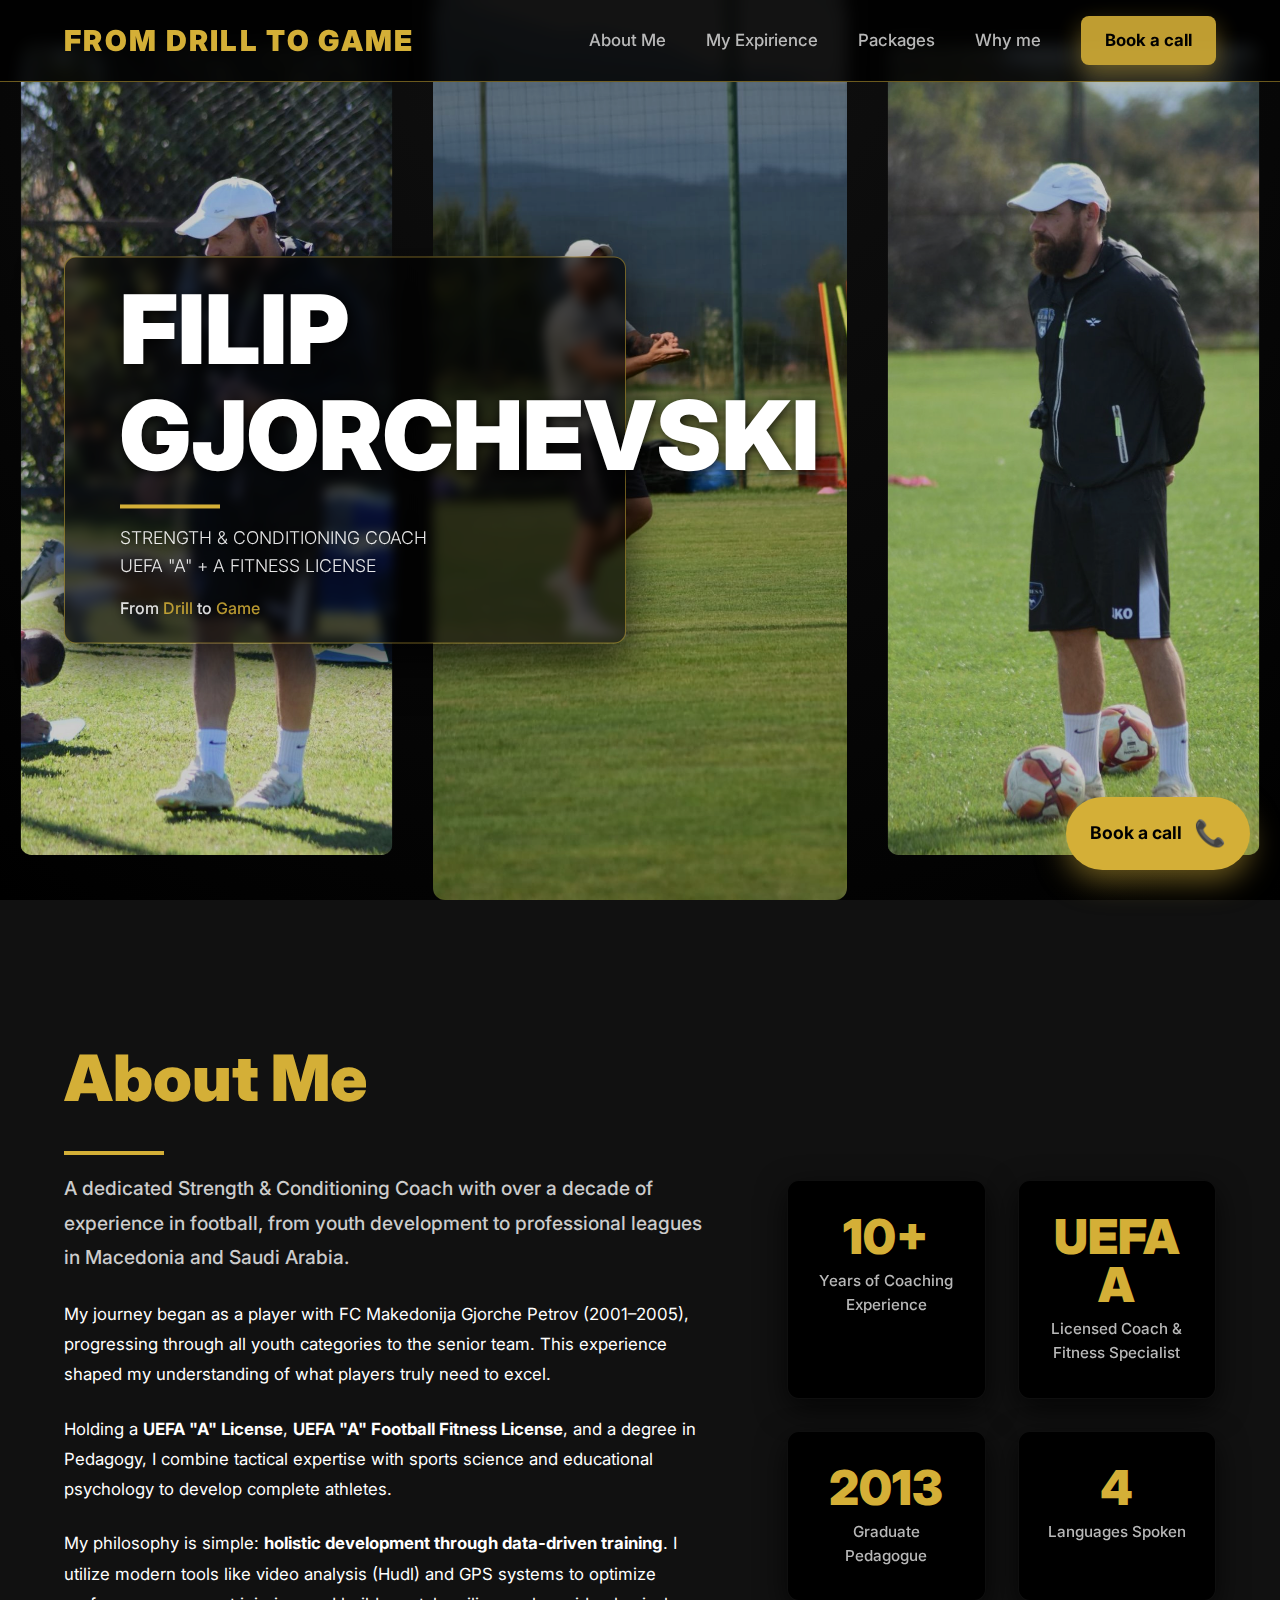
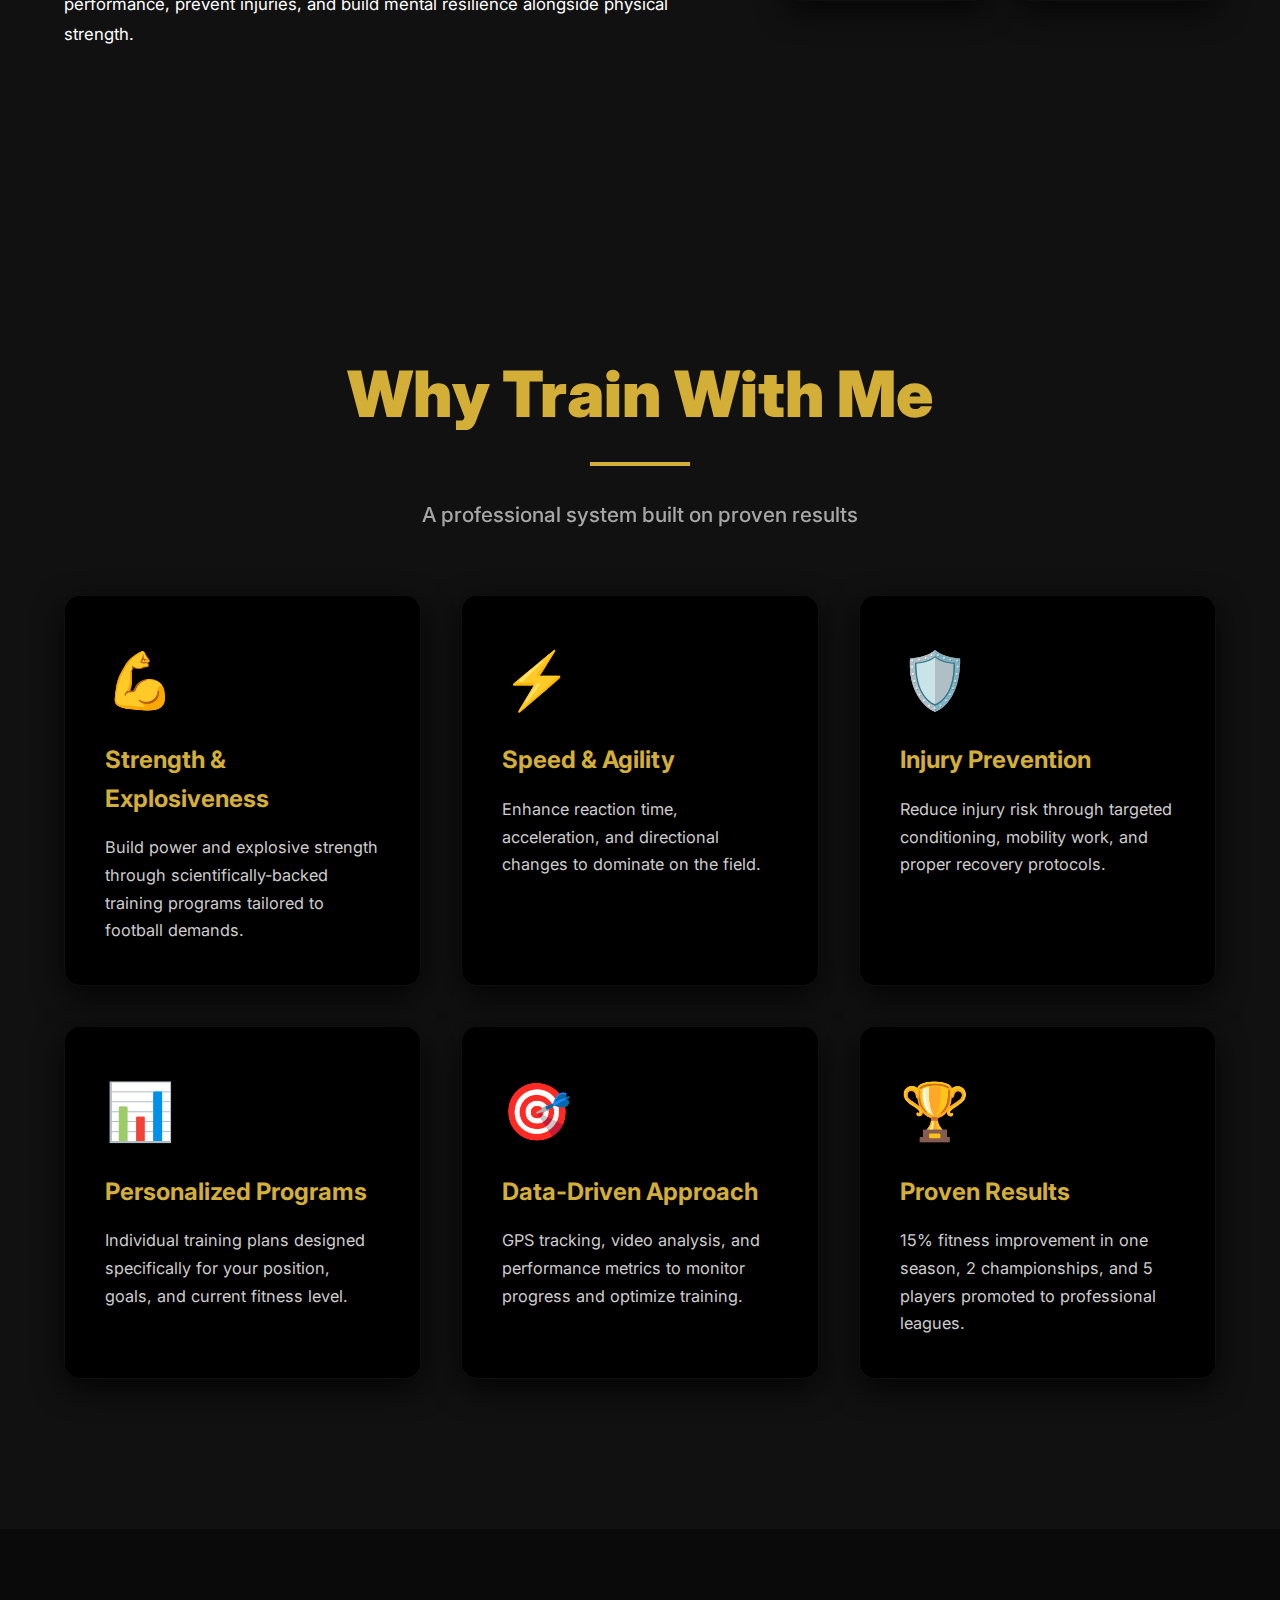
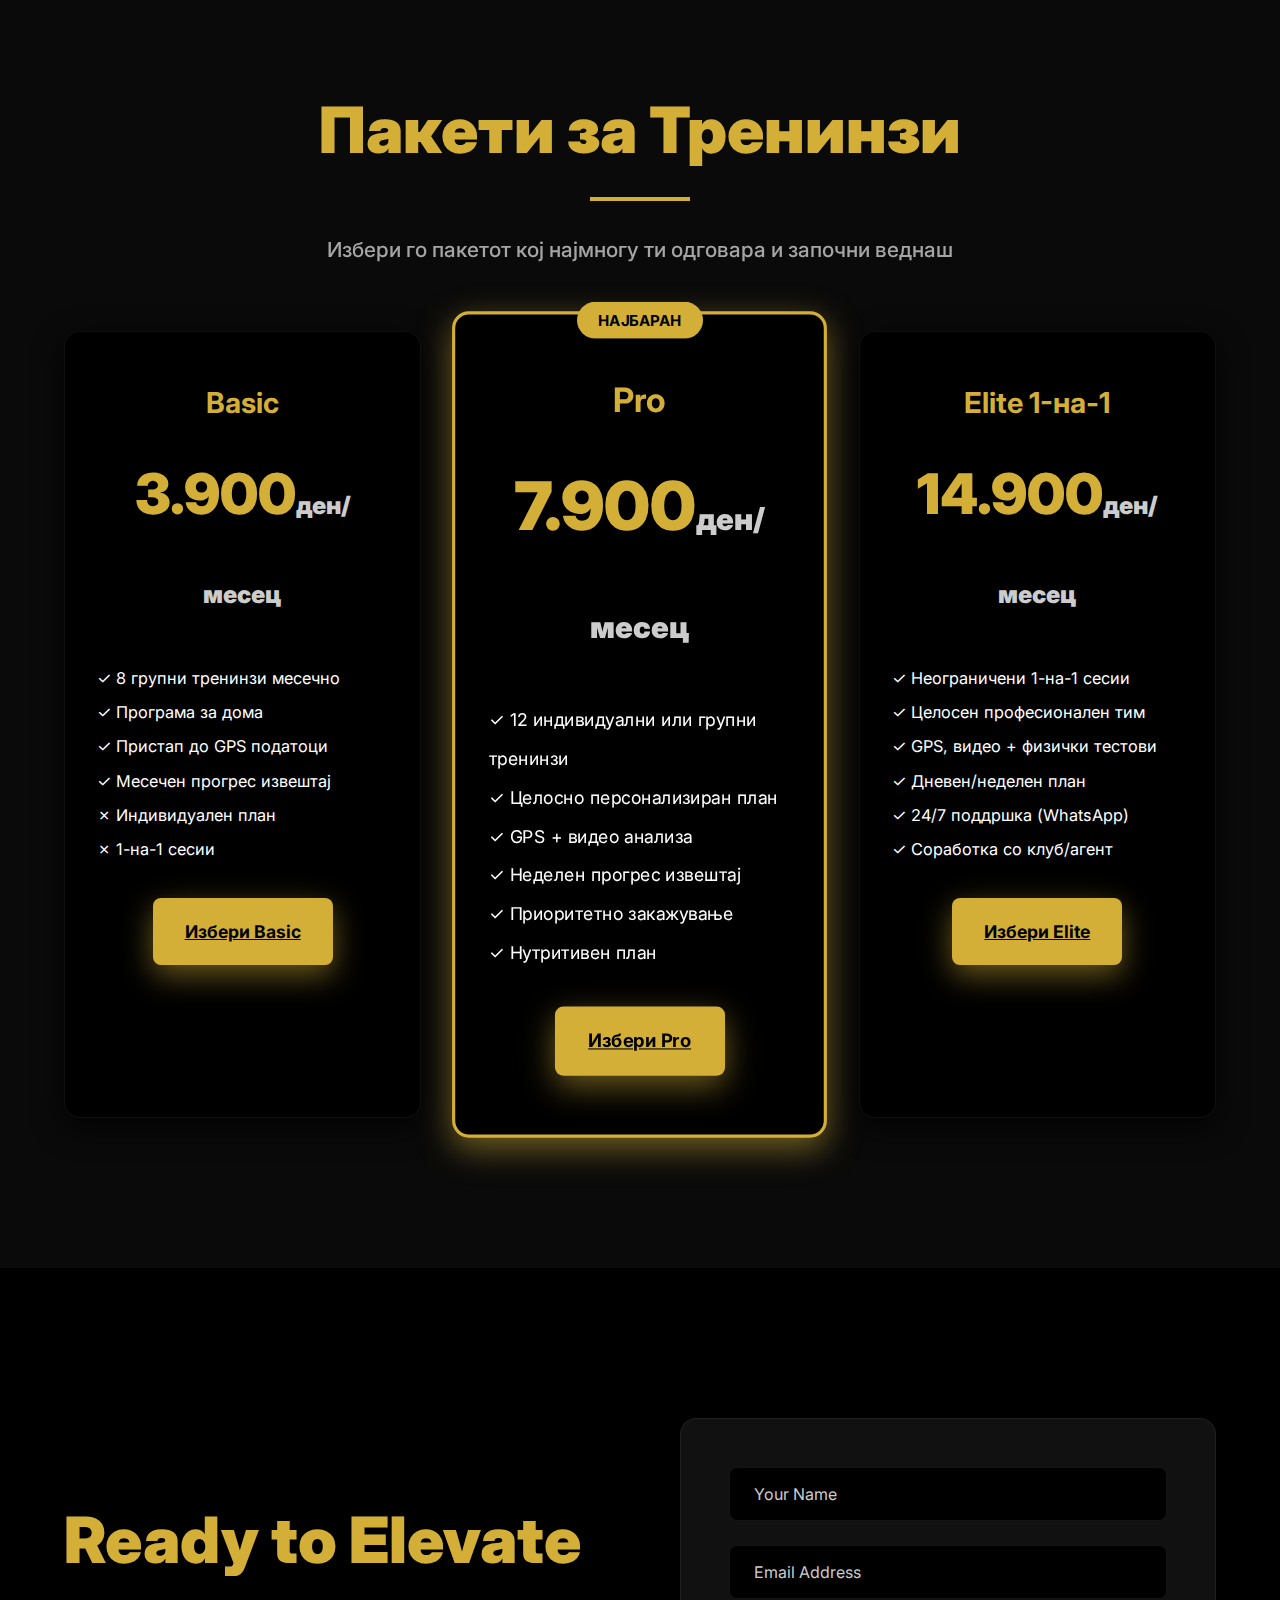
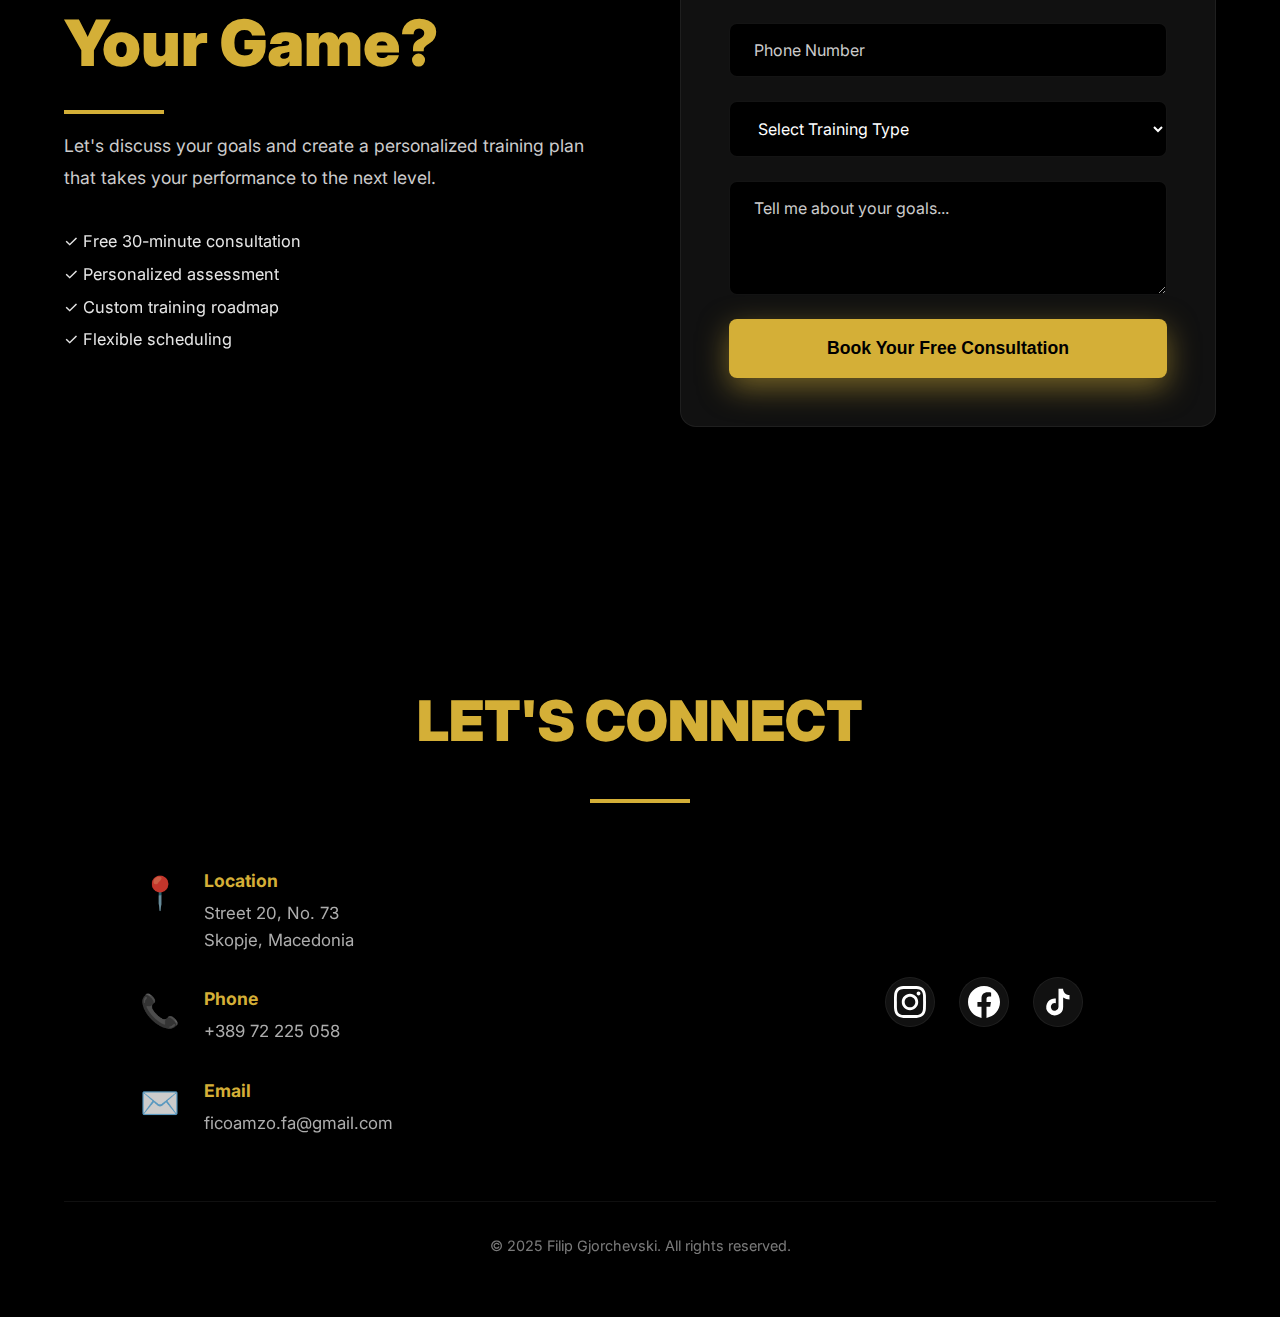
<file: 2index.html>
<!DOCTYPE html>
    <html lang="mk">
    <head>
    <meta charset="UTF-8" />
    <meta name="viewport" content="width=device-width, initial-scale=1.0"/>
    <title>Filip Gjorchevski | Strength & Conditioning Coach</title>
    
    <!-- Google Fonts - Inter -->
    <link rel="preconnect" href="https://fonts.googleapis.com">
    <link href="https://fonts.googleapis.com/css2?family=Inter:wght@300;500;700;900&display=swap" rel="stylesheet">

    <style>
        :root {
        /* НОВА ПАЛЕТА */
        --bg-main: #0a0a0a;                  /* body background */
        --bg-section: #111111;               /* секции */
        --bg-card: #000000;                  /* header, картички */
        --gold: #d4af37;                     /* акцент: лого, линии, CTA */
        --gold-soft: rgba(212, 175, 55, 0.5);/* glow / сенки */
        --text-main: #ffffff;                /* главен текст */
        --text-muted: #cccccc;               /* поднаслови, описи */

        /* за да не крши стар код што користи овие */
        --black: #000000;
        --white: #0a0a0a;
        --cream: #111111;
        --red: #d4af37;
        }

        * { margin: 0; padding: 0; box-sizing: border-box; }

        body {
        font-family: 'Inter', sans-serif;
        background: var(--bg-main);
        color: var(--text-main);
        line-height: 1.6;
        overflow-x: hidden;
        }

        /* STICKY HEADER */
        .sticky-header {
        position: fixed;
        top: 0;
        left: 0;
        width: 100%;
        z-index: 1000;
        background: rgba(0, 0, 0, 0.85);
        backdrop-filter: blur(8px);
        -webkit-backdrop-filter: blur(8px);
        border-bottom: 1px solid var(--gold-soft);
        transition: all 0.3s;
        }

        .sticky-header.scrolled {
        background: rgba(0, 0, 0, 0.95);
        backdrop-filter: blur(12px);
        }

        .nav-container {
        max-width: 1400px;
        margin: 0 auto;
        padding: 1rem 5%;
        display: flex;
        justify-content: space-between;
        align-items: center;
        }

        .logo {
        font-size: 1.8rem;
        font-weight: 900;
        color: var(--gold);
        text-decoration: none;
        letter-spacing: 0.08em;
        text-transform: uppercase;
        }

        .desktop-nav {
        display: flex;
        gap: 2.5rem;
        align-items: center;
        }

        .desktop-nav a {
        color: var(--text-muted);
        text-decoration: none;
        font-weight: 500;
        font-size: 1.05rem;
        transition: color 0.3s;
        opacity: 0.9;
        }

        .desktop-nav a:hover {
        color: var(--gold);
        opacity: 1;
        }

        .nav-cta {
        background: var(--gold) !important;
        color: #000 !important;
        padding: 0.7rem 1.5rem !important;
        border-radius: 8px;
        font-weight: 700 !important;
        box-shadow: 0 10px 25px var(--gold-soft);
        }

        /* Mobile */
        .mobile-toggle {
        display: none;
        color: var(--text-main);
        font-size: 2rem;
        cursor: pointer;
        }

        .mobile-menu {
        display: none;
        flex-direction: column;
        background: rgba(0, 0, 0, 0.95);
        backdrop-filter: blur(10px);
        position: absolute;
        top: 100%;
        left: 0;
        width: 100%;
        padding: 1.5rem 5%;
        gap: 1.5rem;
        }

        .mobile-menu a {
        color: var(--text-main);
        text-decoration: none;
        font-size: 1.3rem;
        font-weight: 500;
        }

        .mobile-menu.active { display: flex; }

        /* Sticky CTA Button (долу десно) */
        .sticky-cta {
        position: fixed;
        bottom: 30px;
        right: 30px;
        background: var(--gold);
        color: #000;
        padding: 1rem 1.5rem;
        border-radius: 50px;
        font-weight: 700;
        font-size: 1.1rem;
        display: flex;
        align-items: center;
        gap: 12px;
        box-shadow: 0 10px 30px var(--gold-soft);
        z-index: 999;
        transition: all 0.3s;
        text-decoration: none;
        }

        .sticky-cta:hover {
        transform: translateY(-5px);
        box-shadow: 0 15px 40px var(--gold-soft);
        }

        .cta-icon {
        font-size: 1.6rem;
        }

        /* Responsive NAV + sticky CTA */
        @media (max-width: 968px) {
        .desktop-nav { display: none; }
        .mobile-toggle { display: block; }
        
        .sticky-cta {
            bottom: 20px;
            right: 20px;
            padding: 0.9rem 1.3rem;
            font-size: 1rem;
        }
        .cta-text { display: none; }
        .sticky-cta {
            width: 60px;
            height: 60px;
            border-radius: 50%;
            justify-content: center;
        }
        .cta-icon { font-size: 2rem; }
        }

        /* HERO SECTION */
        .hero {
        position: relative;
        height: 100vh;
        display: flex;
        align-items: center;
        justify-content: flex-start;
        overflow: hidden;
        background: radial-gradient(circle at top, #111111, #000000);
        }

        .hero-images {
        position: absolute;
        top: 0;
        left: 0;
        width: 100%;
        height: 100%;
        display: flex;
        justify-content: center;
        gap: 20px;
        z-index: 1;
        }

        .hero-img {
        flex: 1;
        background-size: cover;
        background-position: center;
        border-radius: 12px;
        transform: scale(0.9);
        transition: transform 0.5s;
        filter: brightness(0.8);
        }

        .hero-img.center {
        background: url('./assets/viber_image_2025-11-26_19-25-51-502.jpg') center/cover no-repeat;
        transform: scale(1);
        }

        .hero-img.left {
        background: url('./assets/viber_image_2025-11-26_19-25-46-708.jpg') center/cover no-repeat;
        }

        .hero-img.right {
        background: url('./assets/viber_image_2025-11-26_19-25-47-136.jpg') center/cover no-repeat;
        }

        .hero-text-wrapper {
        position: absolute;
        left: 5%;
        top: 50%;
        transform: translateY(-50%);
        z-index: 3;
        padding: 20px 30px;
        background: rgba(0, 0, 0, 0.65);
        backdrop-filter: blur(6px);
        border-radius: 12px;
        border: 1px solid var(--gold-soft);
        box-shadow: 0 18px 45px rgba(0,0,0,0.7);
        }

        .hero-text h1,
        .hero-text p {
        color: #fff !important;
        }

        .hero-text {
        position: relative;
        z-index: 2;
        text-align: left;
        color: #fff;
        max-width: 500px;
        margin-left: 5%;
        text-shadow: 2px 2px 12px rgba(0,0,0,0.8);
        }

        .hero-text h1 {
        font-size: clamp(3rem, 8vw, 6rem);
        font-weight: 900;
        line-height: 1.1;
        }

        .hero-text p {
        font-size: 1.1rem;
        font-weight: 300;
        margin-top: 0.8rem;
        opacity: 0.9;
        }

        .hero-text .subtitle {
        font-size: 1rem;
        font-weight: 500;
        margin-top: 1rem;
        color: var(--text-muted);
        opacity: 0.85;
        }

        .red-line {
        width: 100px;
        height: 4px;
        background: var(--gold);
        margin: 1rem 0;
        }

        /* ABOUT ME SECTION */
        .about-section {
        padding: 120px 5%;
        background: var(--bg-section);
        color: var(--text-main);
        }

        .about-container {
        max-width: 1200px;
        margin: 0 auto;
        }

        .section-title {
        font-size: 4rem;
        font-weight: 900;
        margin-bottom: 1rem;
        color: var(--gold);
        }

        .about-content {
        display: grid;
        grid-template-columns: 1.5fr 1fr;
        gap: 5rem;
        align-items: start;
        }

        .about-text {
        font-size: 1.05rem;
        line-height: 1.8;
        color: var(--text-main);
        }

        .intro-text {
        font-size: 1.2rem;
        font-weight: 500;
        margin-bottom: 1.5rem;
        color: var(--text-muted);
        }

        .about-text p {
        margin-bottom: 1.5rem;
        }

        .about-stats {
        display: grid;
        grid-template-columns: 1fr 1fr;
        gap: 2rem;
        margin-top: 10rem;
        }

        .stat-card {
        background: var(--bg-card);
        padding: 2rem 1.5rem;
        border-radius: 12px;
        box-shadow: 0 10px 30px rgba(0,0,0,0.7);
        text-align: center;
        transition: transform 0.3s, box-shadow 0.3s;
        border: 1px solid rgba(255,255,255,0.06);
        }

        .stat-card:hover {
        transform: translateY(-10px);
        box-shadow: 0 20px 40px var(--gold-soft);
        }

        .stat-number {
        font-size: 3rem;
        font-weight: 900;
        color: var(--gold);
        margin-bottom: 0.5rem;
        line-height: 1;
        }

        .stat-label {
        font-size: 0.95rem;
        font-weight: 500;
        color: var(--text-muted);
        opacity: 0.9;
        }

        /* TIMELINE SECTION */
        .timeline-section {
        padding: 150px 5%;
        background: var(--bg-main);
        position: relative;
        color: var(--text-main);
        }

        .timeline {
        max-width: 1100px;
        margin: 0 auto;
        position: relative;
        }

        .timeline::before {
        content: '';
        position: absolute;
        width: 6px;
        background: var(--bg-card);
        top: 0;
        bottom: 0;
        left: 50%;
        transform: translateX(-50%) rotate(12deg);
        box-shadow: 0 0 20px rgba(0,0,0,0.8);
        }

        .timeline-item {
        padding: 2rem 0;
        position: relative;
        width: 50%;
        }

        .timeline-item:nth-child(odd) {
        left: 0;
        text-align: right;
        padding-right: 80px;
        }

        .timeline-item:nth-child(even) {
        left: 50%;
        padding-left: 80px;
        }

        .dot {
        width: 80px;
        height: 80px;
        background: var(--bg-card);
        color: var(--gold);
        border-radius: 50%;
        display: flex;
        align-items: center;
        justify-content: center;
        font-size: 2rem;
        font-weight: 900;
        position: absolute;
        top: 30px;
        border: 2px solid var(--gold);
        box-shadow: 0 15px 30px rgba(0,0,0,0.8);
        }

        .timeline-item:nth-child(odd) .dot { right: -20px; }
        .timeline-item:nth-child(even) .dot { left: -20px; }

        .card {
        background: var(--bg-section);
        padding: 2rem;
        border-radius: 12px;
        box-shadow: 0 20px 40px rgba(0,0,0,0.8);
        border: 1px solid rgba(255,255,255,0.05);
        }

        .card h3 {
        font-size: 1.5rem;
        margin-bottom: 0.5rem;
        color: var(--gold);
        }

        .card span {
        font-size: 0.9rem;
        opacity: 0.7;
        color: var(--text-muted);
        }

        .card p {
        margin-top: 0.5rem;
        color: var(--text-main);
        }

        /* WHY TRAIN WITH FILIP */
        .why-train {
        padding: 150px 5%;
        background: var(--bg-section);
        color: var(--text-main);
        }

        .why-container {
        max-width: 1200px;
        margin: 0 auto;
        text-align: center;
        }

        .section-title-center {
        font-size: 4rem;
        font-weight: 900;
        margin-bottom: 1rem;
        color: var(--gold);
        }

        .red-line-center {
        width: 100px;
        height: 4px;
        background: var(--gold);
        margin: 1rem auto 2rem;
        }

        .why-subtitle {
        font-size: 1.3rem;
        font-weight: 500;
        opacity: 0.8;
        margin-bottom: 4rem;
        color: var(--text-muted);
        }

        .why-grid {
        display: grid;
        grid-template-columns: repeat(auto-fit, minmax(320px, 1fr));
        gap: 2.5rem;
        text-align: left;
        }

        .why-card {
        background: var(--bg-card);
        padding: 2.5rem;
        border-radius: 16px;
        transition: transform 0.3s, box-shadow 0.3s;
        box-shadow: 0 10px 30px rgba(0,0,0,0.8);
        border: 1px solid rgba(255,255,255,0.06);
        }

        .why-card:hover {
        transform: translateY(-10px);
        box-shadow: 0 20px 50px var(--gold-soft);
        }

        .why-icon {
        font-size: 3.5rem;
        margin-bottom: 1rem;
        }

        .why-card h3 {
        font-size: 1.5rem;
        font-weight: 700;
        margin-bottom: 1rem;
        color: var(--gold);
        }

        .why-card p {
        font-size: 1.02rem;
        line-height: 1.7;
        color: var(--text-muted);
        }

        /* TRAINING PACKAGES SECTION */
        .packages-section {
        padding: 150px 5%;
        background: var(--bg-main);
        color: var(--text-main);
        }

        /* BOOK A CALL */
        .book-call {
        padding: 150px 5%;
        background: var(--bg-card);
        color: var(--text-main);
        }

        .book-container {
        max-width: 1200px;
        margin: 0 auto;
        }

        .book-content {
        display: grid;
        grid-template-columns: 1fr 1fr;
        gap: 5rem;
        align-items: center;
        }

        .book-text .section-title {
        color: var(--gold);
        }

        .book-intro {
        font-size: 1.1rem;
        line-height: 1.8;
        margin-bottom: 2rem;
        color: var(--text-muted);
        }

        .book-benefits {
        list-style: none;
        font-size: 1.02rem;
        line-height: 2;
        color: var(--text-main);
        }

        .book-benefits li {
        opacity: 0.9;
        }

        .contact-form {
        background: var(--bg-section);
        padding: 3rem;
        border-radius: 16px;
        display: flex;
        flex-direction: column;
        gap: 1.5rem;
        box-shadow: 0 20px 40px rgba(0,0,0,0.8);
        border: 1px solid rgba(255,255,255,0.06);
        color: var(--text-main);
        }

        .contact-form input,
        .contact-form select,
        .contact-form textarea {
        padding: 1rem 1.5rem;
        border: 1px solid rgba(255,255,255,0.08);
        border-radius: 8px;
        font-size: 1rem;
        font-family: 'Inter', sans-serif;
        background: #000;
        color: var(--text-main);
        transition: border 0.3s, box-shadow 0.3s;
        }

        .contact-form input::placeholder,
        .contact-form textarea::placeholder {
        color: var(--text-muted);
        }

        .contact-form input:focus,
        .contact-form select:focus,
        .contact-form textarea:focus {
        outline: none;
        border: 1px solid var(--gold);
        box-shadow: 0 0 0 1px var(--gold-soft);
        }

        .cta-button {
        padding: 1.2rem 2rem;
        background: var(--gold);
        color: #000;
        border: none;
        border-radius: 8px;
        font-size: 1.1rem;
        font-weight: 700;
        cursor: pointer;
        transition: transform 0.3s, box-shadow 0.3s;
        box-shadow: 0 10px 30px var(--gold-soft);
        }

        .cta-button:hover {
        transform: translateY(-3px);
        box-shadow: 0 15px 40px var(--gold-soft);
        }

        /* FOOTER */
        footer {
        background: var(--bg-card);
        color: var(--text-main);
        padding: 100px 5% 60px;
        text-align: center;
        }

        footer h2 {
        font-size: 3.5rem;
        font-weight: 900;
        margin-bottom: 2rem;
        color: var(--gold);
        }

        .footer-content {
        max-width: 1000px;
        margin: 4rem auto;
        display: grid;
        grid-template-columns: 2fr 1fr;
        gap: 4rem;
        align-items: center;
        }

        .footer-contact {
        display: flex;
        flex-direction: column;
        gap: 2rem;
        text-align: left;
        }

        .contact-item {
        display: flex;
        align-items: flex-start;
        gap: 1.5rem;
        }

        .contact-icon {
        font-size: 2rem;
        opacity: 0.8;
        }

        .contact-item strong {
        display: block;
        font-size: 1.1rem;
        margin-bottom: 0.3rem;
        color: var(--gold);
        }

        .contact-item p {
        font-size: 1.05rem;
        opacity: 0.85;
        line-height: 1.6;
        color: var(--text-muted);
        }

        .footer-socials {
        display: flex;
        gap: 1.5rem;
        justify-content: center;
        align-items: center;
        }

        .social-link {
        width: 50px;
        height: 50px;
        display: flex;
        align-items: center;
        justify-content: center;
        background: var(--bg-section);
        color: var(--text-main);
        border-radius: 50%;
        transition: all 0.3s;
        border: 1px solid rgba(255,255,255,0.06);
        }

        .social-link:hover {
        background: var(--gold);
        color: #000;
        transform: translateY(-5px);
        }

        .footer-bottom {
        margin-top: 4rem;
        padding-top: 2rem;
        border-top: 1px solid rgba(255, 255, 255, 0.1);
        opacity: 0.6;
        font-size: 0.9rem;
        color: var(--text-muted);
        }

        /* RESPONSIVE */
        @media (max-width: 968px) {
        .about-content { grid-template-columns: 1fr; gap: 3rem; }
        .about-stats { grid-template-columns: 1fr 1fr; margin-top: 3rem; }
        .why-grid { grid-template-columns: 1fr; }
        .book-content { grid-template-columns: 1fr; gap: 3rem; }
        
        .timeline::before { left: 40px; transform: none; }
        .timeline-item {
            width: 100%;
            left: 0 !important;
            padding-left: 100px;
            padding-right: 0;
            text-align: left;
        }
        .timeline-item .dot { left: 10px; }
        .timeline-item:nth-child(even) { padding-left: 100px; }
        }

        @media (max-width: 600px) {
        .section-title { font-size: 2.5rem; }
        .section-title-center { font-size: 2.5rem; }
        .about-stats { grid-template-columns: 1fr; }
        .stat-number { font-size: 2.5rem; }
        
        .contact-form { padding: 2rem; }
        
        .footer-content {
            grid-template-columns: 1fr;
            gap: 3rem;
            text-align: center;
        }
        .footer-contact {
            text-align: center;
            align-items: center;
        }
        .contact-item {
            flex-direction: column;
            text-align: center;
        }
        footer h2 { font-size: 2.5rem; }
        }
    </style>
    </head>
    <body>
    <!-- STICKY NAV + CTA -->
    <header class="sticky-header">
    <div class="nav-container">
        <!-- Logo / Име -->
        <a href="#" class="logo">
        From<span> Drill</span> to<span> Game</span>
        </a>

        <!-- Desktop Menu -->
        <nav class="desktop-nav">
        <a href="#about">About Me</a>
        <a href="#timeline">My Expirience</a>
        <a href="#packages">Packages</a>
        <a href="#why">Why me</a>
        <a href="#contactForm" class="nav-cta">Book a call</a>
        </nav>

        <!-- Mobile Menu Toggle -->
        <div class="mobile-toggle">☰</div>
    </div>

    <!-- Mobile Menu (скриен по default) -->
    <div class="mobile-menu">
        <a href="#about">About</a>
        <a href="#timeline">Кариера</a>
        <a href="#packages">Пакети</a>
        <a href="#why">Зошто јас</a>
        <a href="#contactForm" class="nav-cta">Закажи повик</a>
    </div>
    </header>

    <!-- Sticky CTA Button (десно долу) -->
    <a href="#contactForm" class="sticky-cta">
    <span class="cta-text">Book a call</span>
    <span class="cta-icon">📞</span>
    </a>

    <!-- HERO -->
    <section class="hero">
        <div class="hero-images">
        <div class="hero-img left"></div>
        <div class="hero-img center"></div>
        <div class="hero-img right"></div>
        </div>
        <div class="hero-text-wrapper">
        <div class="hero-text">
            <h1>FILIP<br>GJORCHEVSKI</h1>
            <div class="red-line"></div>
            <p>STRENGTH & CONDITIONING COACH<br>UEFA "A" + A FITNESS LICENSE</p>
            <p class="subtitle"> From<span style="color: var(--gold);"> Drill</span> to<span style="color: var(--gold);"> Game</span></p>
        </div>
        </div>
    </section>

    <!-- ABOUT ME SECTION -->
    <section class="about-section" id="about">
        <div class="about-container">
        <div class="about-content">
            <div class="about-text">
            <h2 class="section-title">About Me</h2>
            <div class="red-line"></div>
            <p class="intro-text">
                A dedicated Strength & Conditioning Coach with over a decade of experience in football, from youth development to professional leagues in Macedonia and Saudi Arabia.
            </p>
            <p>
                My journey began as a player with FC Makedonija Gjorche Petrov (2001–2005), progressing through all youth categories to the senior team. This experience shaped my understanding of what players truly need to excel.
            </p>
            <p>
                Holding a <strong>UEFA "A" License</strong>, <strong>UEFA "A" Football Fitness License</strong>, and a degree in Pedagogy, I combine tactical expertise with sports science and educational psychology to develop complete athletes.
            </p>
            <p>
                My philosophy is simple: <strong>holistic development through data-driven training</strong>. I utilize modern tools like video analysis (Hudl) and GPS systems to optimize performance, prevent injuries, and build mental resilience alongside physical strength.
            </p>
            </div>
            <div class="about-stats">
            <div class="stat-card">
                <div class="stat-number">10+</div>
                <div class="stat-label">Years of Coaching Experience</div>
            </div>
            <div class="stat-card">
                <div class="stat-number">UEFA A</div>
                <div class="stat-label">Licensed Coach & Fitness Specialist</div>
            </div>
            <div class="stat-card">
                <div class="stat-number">2013</div>
                <div class="stat-label">Graduate Pedagogue</div>
            </div>
            <div class="stat-card">
                <div class="stat-number">4</div>
                <div class="stat-label">Languages Spoken</div>
            </div>
            </div>
        </div>
        </div>
    </section>

    <!-- WHY TRAIN WITH FILIP -->
    <section class="why-train" id="why">
        <div class="why-container">
        <h2 class="section-title-center">Why Train With Me</h2>
        <div class="red-line-center"></div>
        <p class="why-subtitle">A professional system built on proven results</p>
        
        <div class="why-grid">
            <div class="why-card">
            <div class="why-icon">💪</div>
            <h3>Strength & Explosiveness</h3>
            <p>Build power and explosive strength through scientifically-backed training programs tailored to football demands.</p>
            </div>
            <div class="why-card">
            <div class="why-icon">⚡</div>
            <h3>Speed & Agility</h3>
            <p>Enhance reaction time, acceleration, and directional changes to dominate on the field.</p>
            </div>
            <div class="why-card">
            <div class="why-icon">🛡️</div>
            <h3>Injury Prevention</h3>
            <p>Reduce injury risk through targeted conditioning, mobility work, and proper recovery protocols.</p>
            </div>
            <div class="why-card">
            <div class="why-icon">📊</div>
            <h3>Personalized Programs</h3>
            <p>Individual training plans designed specifically for your position, goals, and current fitness level.</p>
            </div>
            <div class="why-card">
            <div class="why-icon">🎯</div>
            <h3>Data-Driven Approach</h3>
            <p>GPS tracking, video analysis, and performance metrics to monitor progress and optimize training.</p>
            </div>
            <div class="why-card">
            <div class="why-icon">🏆</div>
            <h3>Proven Results</h3>
            <p>15% fitness improvement in one season, 2 championships, and 5 players promoted to professional leagues.</p>
            </div>
        </div>
        </div>
    </section>

    <!-- TRAINING PACKAGES SECTION -->
    <section class="packages-section" id="packages">
    <div class="why-container">
        <h2 class="section-title-center">Пакети за Тренинзи</h2>
        <div class="red-line-center"></div>
        <p class="why-subtitle" style="margin-bottom: 4rem;">
        Избери го пакетот кој најмногу ти одговара и започни веднаш
        </p>

        <div class="why-grid" style="grid-template-columns: repeat(auto-fit, minmax(340px, 1fr)); gap: 2.5rem;">
        
        <!-- BASIC PACKAGE -->
        <div class="why-card" style="text-align: center; padding: 3rem 2rem;">
            <h3 style="font-size: 1.8rem; margin-bottom: 1rem; color: var(--gold);">Basic</h3>
            <div style="font-size: 3.5rem; font-weight: 900; color: var(--gold); margin: 1.5rem 0;">
            3.900<span style="font-size: 1.5rem; color: var(--text-muted);">ден/месец</span>
            </div>
            <ul style="list-style: none; text-align: left; margin: 2rem 0; font-size: 1.02rem; line-height: 2.1; color: var(--text-main);">
            <li>✓ 8 групни тренинзи месечно</li>
            <li>✓ Програма за дома</li>
            <li>✓ Пристап до GPS податоци</li>
            <li>✓ Месечен прогрес извештај</li>
            <li>✗ Индивидуален план</li>
            <li>✗ 1-на-1 сесии</li>
            </ul>
            <a href="#contactForm" class="cta-button" style="margin-top: auto; display: inline-block;">
            Избери Basic
            </a>
        </div>

        <!-- PRO PACKAGE (НАЈПОПУЛАРЕН) -->
        <div class="why-card" data-aos="fade-up" style="text-align: center; padding: 3.5rem 2rem; 
            border: 3px solid var(--gold); position: relative; transform: scale(1.05); box-shadow: 0 10px 30px var(--gold-soft);">
            <div style="position: absolute; top: -12px; left: 50%; transform: translateX(-50%);
                background: var(--gold); color: #000; padding: 6px 20px; border-radius: 30px; font-size: 0.9rem; font-weight: 700;">
            НАЈБАРАН
            </div>
            <h3 style="font-size: 2rem; margin-bottom: 1rem; color: var(--gold);">Pro</h3>
            <div style="font-size: 4rem; font-weight: 900; color: var(--gold); margin: 1.5rem 0;">
            7.900<span style="font-size: 1.8rem; color: var(--text-muted);">ден/месец</span>
            </div>
            <ul style="list-style: none; text-align: left; margin: 2rem 0; font-size: 1.05rem; line-height: 2.2; color: var(--text-main);">
            <li>✓ 12 индивидуални или групни тренинзи</li>
            <li>✓ Целосно персонализиран план</li>
            <li>✓ GPS + видео анализа</li>
            <li>✓ Неделен прогрес извештај</li>
            <li>✓ Приоритетно закажување</li>
            <li>✓ Нутритивен план</li>
            </ul>
            <a href="#contactForm" class="cta-button" style="margin-top: auto; display: inline-block;">
            Избери Pro
            </a>
        </div>

        <!-- ELITE PACKAGE -->
        <div class="why-card" style="text-align: center; padding: 3rem 2rem;">
            <h3 style="font-size: 1.8rem; margin-bottom: 1rem; color: var(--gold);">Elite 1-на-1</h3>
            <div style="font-size: 3.5rem; font-weight: 900; color: var(--gold); margin: 1.5rem 0;">
            14.900<span style="font-size: 1.5rem; color: var(--text-muted);">ден/месец</span>
            </div>
            <ul style="list-style: none; text-align: left; margin: 2rem 0; font-size: 1.02rem; line-height: 2.1; color: var(--text-main);">
            <li>✓ Неограничени 1-на-1 сесии</li>
            <li>✓ Целосен професионален тим</li>
            <li>✓ GPS, видео + физички тестови</li>
            <li>✓ Дневен/неделен план</li>
            <li>✓ 24/7 поддршка (WhatsApp)</li>
            <li>✓ Соработка со клуб/агент</li>
            </ul>
            <a href="#contactForm" class="cta-button" style="margin-top: auto; display: inline-block;">
            Избери Elite
            </a>
        </div>

        </div>
    </div>
    </section>

    <!-- BOOK A CALL -->
    <section class="book-call">
        <div class="book-container">
        <div class="book-content">
            <div class="book-text">
            <h2 class="section-title">Ready to Elevate Your Game?</h2>
            <div class="red-line"></div>
            <p class="book-intro">Let's discuss your goals and create a personalized training plan that takes your performance to the next level.</p>
            <ul class="book-benefits">
                <li>✓ Free 30-minute consultation</li>
                <li>✓ Personalized assessment</li>
                <li>✓ Custom training roadmap</li>
                <li>✓ Flexible scheduling</li>
            </ul>
            </div>
            <div class="book-form-wrapper">
            <form class="contact-form" id="contactForm">
                <input type="text" placeholder="Your Name" required>
                <input type="email" placeholder="Email Address" required>
                <input type="tel" placeholder="Phone Number" required>
                <select required>
                <option value="">Select Training Type</option>
                <option value="individual">Individual Training</option>
                <option value="team">Team Training</option>
                <option value="consultation">Consultation Only</option>
                </select>
                <textarea placeholder="Tell me about your goals..." rows="4" required></textarea>
                <button type="submit" class="cta-button">Book Your Free Consultation</button>
            </form>
            </div>
        </div>
        </div>
    </section>

    <!-- FOOTER -->
    <footer>
        <h2>LET'S CONNECT</h2>
        <div class="red-line-center"></div>
        
        <div class="footer-content">
        <div class="footer-contact">
            <div class="contact-item">
            <span class="contact-icon">📍</span>
            <div>
                <strong>Location</strong>
                <p>Street 20, No. 73<br>Skopje, Macedonia</p>
            </div>
            </div>
            <div class="contact-item">
            <span class="contact-icon">📞</span>
            <div>
                <strong>Phone</strong>
                <p>+389 72 225 058</p>
            </div>
            </div>
            <div class="contact-item">
            <span class="contact-icon">✉️</span>
            <div>
                <strong>Email</strong>
                <p>ficoamzo.fa@gmail.com</p>
            </div>
            </div>
        </div>

        <div class="footer-socials">
            <a href="#" aria-label="Instagram" class="social-link">
            <svg width="32" height="32" viewBox="0 0 24 24" fill="currentColor">
                <path d="M12 2.163c3.204 0 3.584.012 4.85.07 3.252.148 4.771 1.691 4.919 4.919.058 1.265.069 1.645.069 4.849 0 3.205-.012 3.584-.069 4.849-.149 3.225-1.664 4.771-4.919 4.919-1.266.058-1.644.07-4.85.07-3.204 0-3.584-.012-4.849-.07-3.26-.149-4.771-1.699-4.919-4.92-.058-1.265-.07-1.644-.07-4.849 0-3.204.013-3.583.07-4.849.149-3.227 1.664-4.771 4.919-4.919 1.266-.057 1.645-.069 4.849-.069zm0-2.163c-3.259 0-3.667.014-4.947.072-4.358.2-6.78 2.618-6.98 6.98-.059 1.281-.073 1.689-.073 4.948 0 3.259.014 3.668.072 4.948.2 4.358 2.618 6.78 6.98 6.98 1.281.058 1.689.072 4.948.072 3.259 0 3.668-.014 4.948-.072 4.354-.2 6.782-2.618 6.979-6.98.059-1.28.073-1.689.073-4.948 0-3.259-.014-3.667-.072-4.947-.196-4.354-2.617-6.78-6.979-6.98-1.281-.059-1.69-.073-4.949-.073zm0 5.838c-3.403 0-6.162 2.759-6.162 6.162s2.759 6.163 6.162 6.163 6.162-2.759 6.162-6.163c0-3.403-2.759-6.162-6.162-6.162zm0 10.162c-2.209 0-4-1.79-4-4 0-2.209 1.791-4 4-4s4 1.791 4 4c0 2.21-1.791 4-4 4zm6.406-11.845c-.796 0-1.441.645-1.441 1.44s.645 1.44 1.441 1.44c.795 0 1.439-.645 1.439-1.44s-.644-1.44-1.439-1.44z"/>
            </svg>
            </a>
            <a href="#" aria-label="Facebook" class="social-link">
            <svg width="32" height="32" viewBox="0 0 24 24" fill="currentColor">
                <path d="M24 12.073c0-6.627-5.373-12-12-12s-12 5.373-12 12c0 5.99 4.388 10.954 10.125 11.854v-8.385H7.078v-3.47h3.047V9.43c0-3.007 1.792-4.669 4.533-4.669 1.312 0 2.686.235 2.686.235v2.953H15.83c-1.491 0-1.956.925-1.956 1.874v2.25h3.328l-.532 3.47h-2.796v8.385C19.612 23.027 24 18.062 24 12.073z"/>
            </svg>
            </a>
            <a href="#" aria-label="TikTok" class="social-link">
            <svg width="32" height="32" viewBox="0 0 24 24" fill="currentColor">
                <path d="M19.59 6.69a4.83 4.83 0 0 1-3.77-4.25V2h-3.45v13.67a2.89 2.89 0 0 1-5.2 1.74 2.89 2.89 0 0 1 2.31-4.64 2.93 2.93 0 0 1 .88.13V9.4a6.84 6.84 0 0 0-1-.05A6.33 6.33 0 0 0 5 20.1a6.34 6.34 0 0 0 10.86-4.43v-7a8.16 8.16 0 0 0 4.77 1.52v-3.4a4.85 4.85 0 0 1-1-.1z"/>
            </svg>
            </a>
        </div>
        </div>

        <p class="footer-bottom">© 2025 Filip Gjorchevski. All rights reserved.</p>
    </footer>

    <script>
    // Mobile menu toggle
    const mobileToggle = document.querySelector('.mobile-toggle');
    const mobileMenu = document.querySelector('.mobile-menu');

    mobileToggle.addEventListener('click', () => {
        mobileMenu.classList.toggle('active');
    });

    mobileMenu.querySelectorAll('a').forEach(link => {
        link.addEventListener('click', () => {
        mobileMenu.classList.remove('active');
        });
    });
    </script>

    </body>
    </html>
</file>
